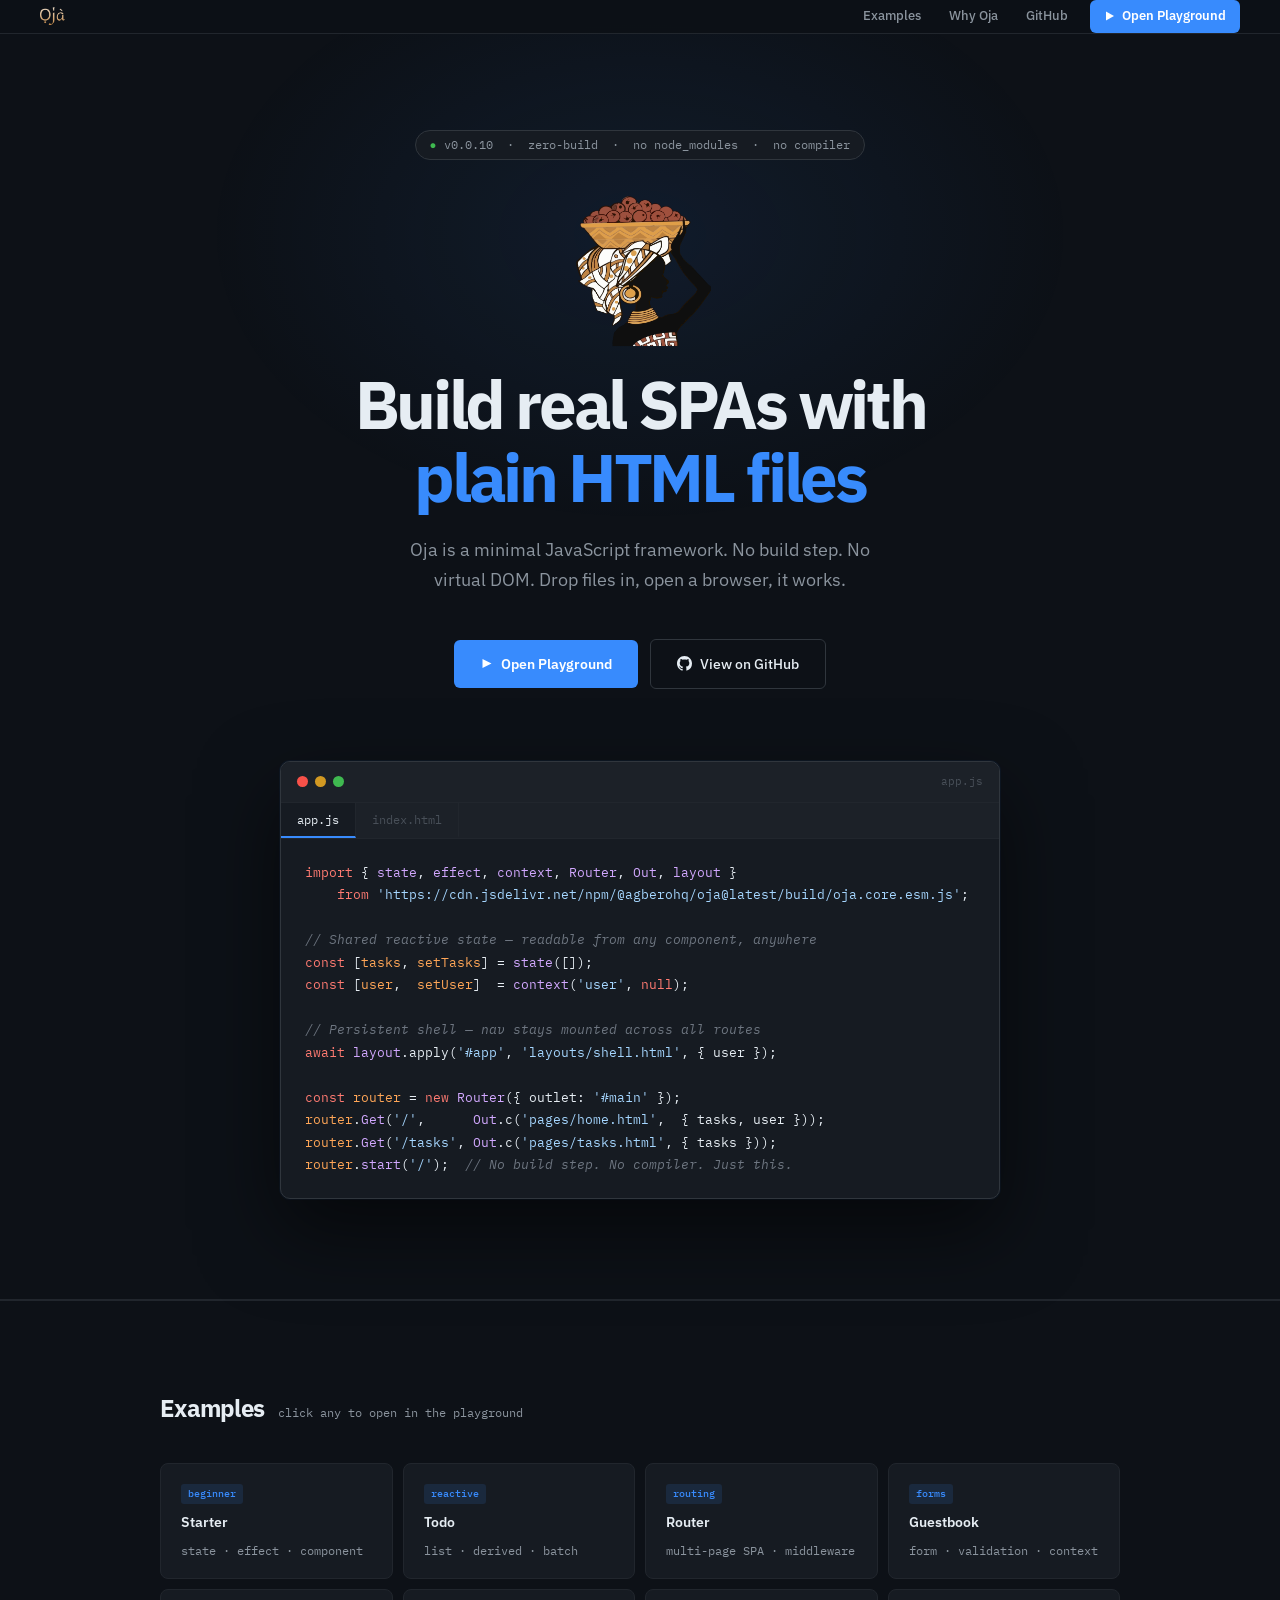
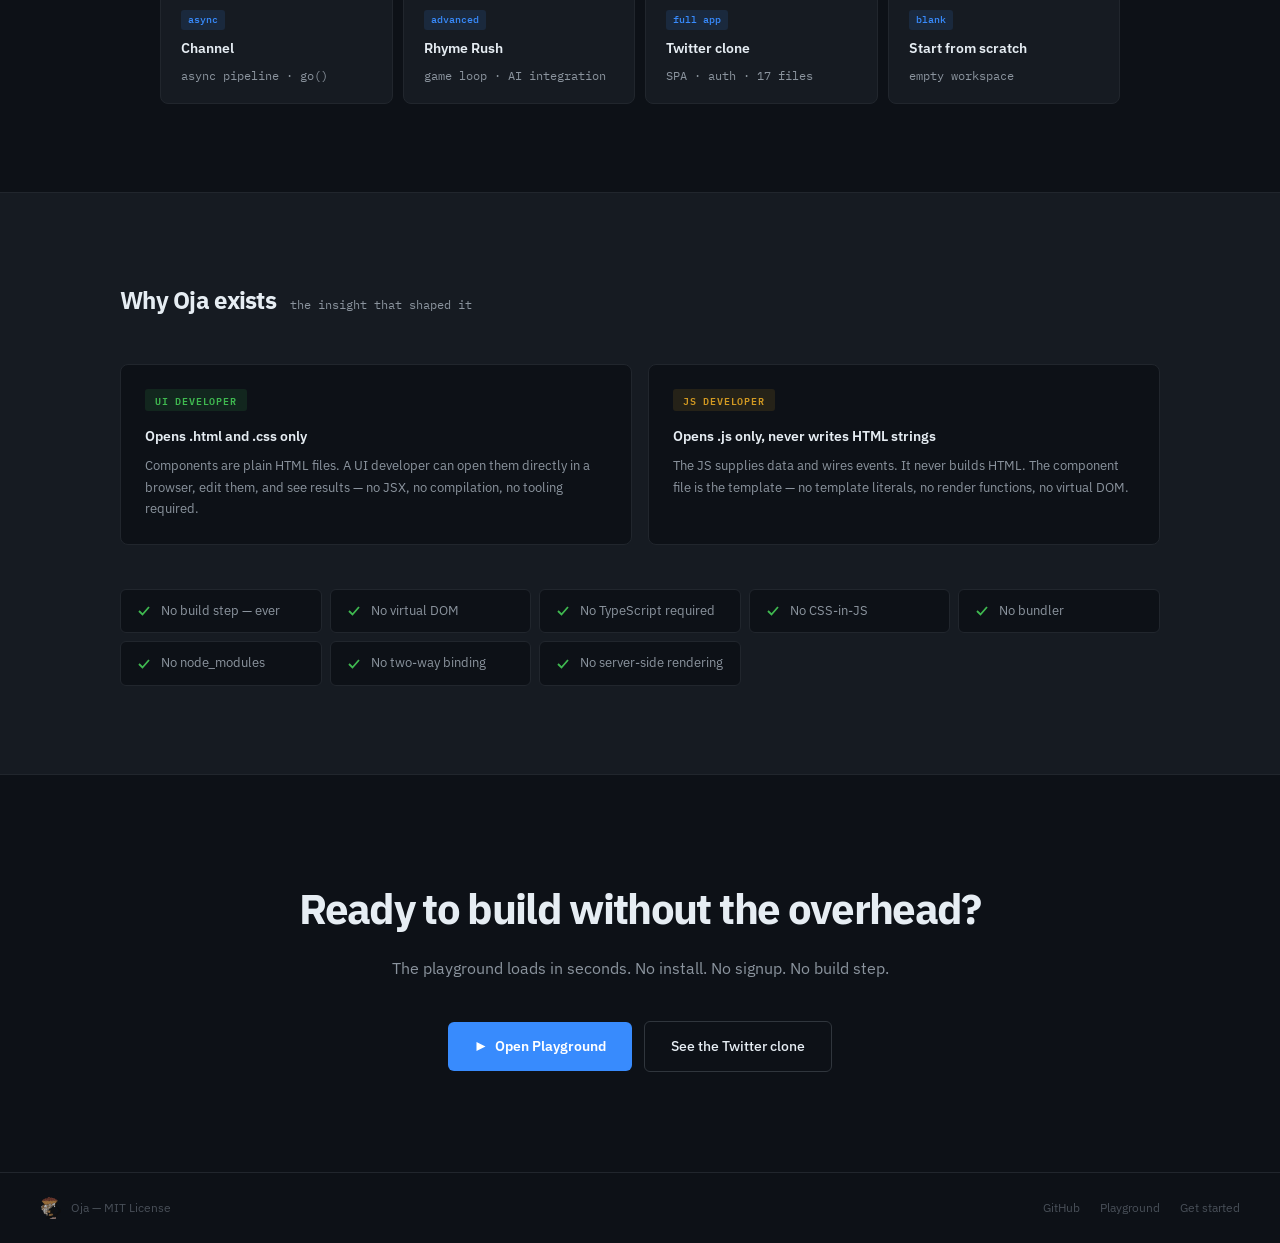
<file: index.html>
<!doctype html>
<html lang="en">
  <head>
    <meta charset="UTF-8" />
    <meta name="viewport" content="width=device-width, initial-scale=1.0" />
    <title>Oja — minimal zero-build JavaScript framework</title>
    <link rel="preconnect" href="https://fonts.googleapis.com" />
    <link rel="preconnect" href="https://fonts.gstatic.com" crossorigin />
    <link
      href="https://fonts.googleapis.com/css2?family=IBM+Plex+Mono:wght@400;500&family=IBM+Plex+Sans:wght@400;500;600;700&display=swap"
      rel="stylesheet"
    />
    <style>
      *,
      *::before,
      *::after {
        box-sizing: border-box;
        margin: 0;
        padding: 0;
      }

      :root {
        --bg: #0d1117;
        --panel: #161b22;
        --header: #1c2128;
        --hover: #21262d;
        --border: #21262d;
        --border-2: #30363d;
        --text: #e6edf3;
        --text-2: #8b949e;
        --muted: #484f58;
        --accent: #388bfd;
        --accent-h: #58a6ff;
        --accent-s: rgba(56, 139, 253, 0.12);
        --success: #3fb950;
        --warning: #d29922;
        --sans: "IBM Plex Sans", system-ui, sans-serif;
        --mono: "IBM Plex Mono", "Menlo", monospace;
        --radius: 6px;
      }

      html {
        scroll-behavior: smooth;
        /* Offset anchor scroll so sticky header doesn't cover section titles */
        scroll-padding-top: 68px;
      }
      html,
      body {
        height: 100%;
      }

      body {
        background: var(--bg);
        color: var(--text);
        font-family: var(--sans);
        font-size: 14px;
        line-height: 1.6;
        -webkit-font-smoothing: antialiased;
        min-height: 100vh;
        display: flex;
        flex-direction: column;
      }

      a {
        color: inherit;
        text-decoration: none;
      }

      /* ── Header ─────────────────────────────────────────────────────── */
      header {
        position: sticky;
        top: 0;
        z-index: 100;
        display: flex;
        align-items: center;
        justify-content: space-between;
        padding: 0 40px;
        height: 52px;
        background: rgba(13, 17, 23, 0.9);
        backdrop-filter: blur(12px);
        border-bottom: 1px solid var(--border);
      }

      .logo {
        display: flex;
        align-items: center;
        gap: 8px;
      }

      .header-nav {
        display: flex;
        align-items: center;
        gap: 4px;
      }

      .nav-link {
        padding: 5px 12px;
        font-size: 13px;
        color: var(--text-2);
        border-radius: var(--radius);
        transition:
          color 0.14s,
          background 0.14s;
        font-weight: 500;
      }
      .nav-link:hover {
        color: var(--text);
        background: var(--hover);
      }

      .nav-cta {
        display: flex;
        align-items: center;
        gap: 6px;
        padding: 6px 14px;
        background: var(--accent);
        color: #fff;
        border-radius: var(--radius);
        font-size: 13px;
        font-weight: 600;
        transition:
          background 0.14s,
          transform 0.1s;
        margin-left: 6px;
      }
      .nav-cta:hover {
        background: var(--accent-h);
      }
      .nav-cta:active {
        transform: scale(0.97);
      }

      /* ── Hero ───────────────────────────────────────────────────────── */
      .hero {
        display: flex;
        flex-direction: column;
        align-items: center;
        text-align: center;
        padding: 96px 24px 100px;
        position: relative;
      }

      .hero::before {
        content: "";
        position: absolute;
        top: -100px;
        left: 50%;
        transform: translateX(-50%);
        width: 900px;
        height: 600px;
        background: radial-gradient(
          ellipse at center,
          rgba(56, 139, 253, 0.09) 0%,
          transparent 68%
        );
        pointer-events: none;
        z-index: 0;
        /* Clip the glow only — not the whole hero */
        overflow: hidden;
      }

      .hero > * {
        position: relative;
        z-index: 1;
      }

      .hero-eyebrow {
        display: inline-flex;
        align-items: center;
        gap: 8px;
        padding: 5px 14px;
        background: var(--panel);
        border: 1px solid var(--border-2);
        border-radius: 20px;
        font-size: 11.5px;
        font-family: var(--mono);
        color: var(--text-2);
        margin-bottom: 36px;
      }

      .hero-eyebrow .dot {
        color: var(--success);
      }

      h1 {
        font-size: clamp(2.6rem, 6vw, 4.2rem);
        font-weight: 700;
        letter-spacing: -0.05em;
        line-height: 1.08;
        max-width: 780px;
        margin-bottom: 22px;
      }

      h1 .accent {
        color: var(--accent);
      }

      .hero-sub {
        font-size: clamp(15px, 2.2vw, 18px);
        color: var(--text-2);
        max-width: 500px;
        margin-bottom: 44px;
        line-height: 1.65;
      }

      .hero-actions {
        display: flex;
        align-items: center;
        gap: 12px;
        flex-wrap: wrap;
        justify-content: center;
      }

      .btn-primary {
        display: inline-flex;
        align-items: center;
        gap: 8px;
        padding: 13px 26px;
        background: var(--accent);
        color: #fff;
        border-radius: var(--radius);
        font-size: 14px;
        font-weight: 600;
        font-family: var(--sans);
        transition:
          background 0.14s,
          transform 0.1s,
          box-shadow 0.14s;
      }
      .btn-primary:hover {
        background: var(--accent-h);
        box-shadow: 0 0 28px rgba(56, 139, 253, 0.28);
      }
      .btn-primary:active {
        transform: scale(0.97);
      }

      .btn-ghost {
        display: inline-flex;
        align-items: center;
        gap: 8px;
        padding: 13px 26px;
        background: none;
        color: var(--text);
        border: 1px solid var(--border-2);
        border-radius: var(--radius);
        font-size: 14px;
        font-weight: 500;
        font-family: var(--sans);
        transition:
          border-color 0.14s,
          background 0.14s;
      }
      .btn-ghost:hover {
        border-color: var(--text-2);
        background: var(--hover);
      }

      /* ── Code window ────────────────────────────────────────────────── */
      .code-window {
        margin-top: 72px;
        width: 100%;
        max-width: 720px;
        background: var(--panel);
        border: 1px solid var(--border-2);
        border-radius: 10px;
        overflow: hidden;
        box-shadow:
          0 32px 80px rgba(0, 0, 0, 0.55),
          0 0 0 1px rgba(56, 139, 253, 0.06);
        text-align: left;
        /* Ensure shadow is not clipped by any parent */
        position: relative;
        z-index: 2;
      }

      .cw-bar {
        display: flex;
        align-items: center;
        gap: 7px;
        padding: 11px 16px;
        background: var(--header);
        border-bottom: 1px solid var(--border);
      }

      .cw-dot {
        width: 11px;
        height: 11px;
        border-radius: 50%;
      }
      .cw-r {
        background: #f85149;
      }
      .cw-y {
        background: #d29922;
      }
      .cw-g {
        background: #3fb950;
      }
      .cw-title {
        margin-left: auto;
        font-size: 11px;
        font-family: var(--mono);
        color: var(--muted);
      }

      .cw-tabs {
        display: flex;
        background: var(--header);
        border-bottom: 1px solid var(--border);
      }

      .cw-tab {
        padding: 7px 16px;
        font-size: 12px;
        font-family: var(--mono);
        color: var(--muted);
        border-right: 1px solid var(--border);
        border-bottom: 2px solid transparent;
      }

      .cw-tab.active {
        color: var(--text);
        background: var(--panel);
        border-bottom-color: var(--accent);
      }

      pre {
        padding: 22px 24px;
        font-family: var(--mono);
        font-size: 12.5px;
        line-height: 1.8;
        color: var(--text);
        overflow-x: auto;
      }

      .kw {
        color: #ff7b72;
      }
      .fn {
        color: #d2a8ff;
      }
      .str {
        color: #a5d6ff;
      }
      .cm {
        color: #6e7681;
        font-style: italic;
      }
      .num {
        color: #79c0ff;
      }
      .var {
        color: #ffa657;
      }

      /* ── Feature strip ──────────────────────────────────────────────── */
      .features {
        display: flex;
        justify-content: center;
        background: var(--panel);
        border-top: 1px solid var(--border);
        border-bottom: 1px solid var(--border);
        overflow-x: auto;
      }

      .feat {
        display: flex;
        align-items: center;
        gap: 12px;
        padding: 20px 32px;
        border-right: 1px solid var(--border);
        flex-shrink: 0;
      }
      .feat:last-child {
        border-right: none;
      }

      .feat-icon {
        width: 34px;
        height: 34px;
        border-radius: var(--radius);
        background: var(--hover);
        display: flex;
        align-items: center;
        justify-content: center;
        flex-shrink: 0;
        color: var(--accent);
      }

      .feat-label {
        font-size: 13px;
        font-weight: 600;
        color: var(--text);
      }
      .feat-sub {
        font-size: 11px;
        color: var(--text-2);
        margin-top: 1px;
      }

      /* ── Section shared ─────────────────────────────────────────────── */
      .section {
        padding: 88px 40px;
        max-width: 1040px;
        margin: 0 auto;
        width: 100%;
      }

      .section-head {
        display: flex;
        align-items: baseline;
        gap: 14px;
        margin-bottom: 36px;
      }

      .section-title {
        font-size: 24px;
        font-weight: 700;
        letter-spacing: -0.03em;
      }

      .section-tag {
        font-size: 12px;
        color: var(--text-2);
        font-family: var(--mono);
      }

      /* ── Examples ───────────────────────────────────────────────────── */
      .ex-grid {
        display: grid;
        grid-template-columns: repeat(auto-fill, minmax(230px, 1fr));
        gap: 10px;
      }

      .ex-card {
        position: relative;
        display: flex;
        flex-direction: column;
        gap: 7px;
        padding: 20px 20px 18px;
        background: var(--panel);
        border: 1px solid var(--border);
        border-radius: 8px;
        overflow: hidden;
        transition:
          border-color 0.15s,
          transform 0.15s,
          box-shadow 0.15s;
      }

      .ex-card::after {
        content: "";
        position: absolute;
        inset: 0;
        background: var(--accent-s);
        opacity: 0;
        transition: opacity 0.15s;
      }

      .ex-card:hover {
        border-color: var(--accent);
        transform: translateY(-2px);
        box-shadow: 0 10px 28px rgba(0, 0, 0, 0.35);
      }
      .ex-card:hover::after {
        opacity: 1;
      }

      .ex-badge {
        display: inline-flex;
        align-self: flex-start;
        font-size: 10px;
        font-family: var(--mono);
        font-weight: 500;
        color: var(--accent);
        background: var(--accent-s);
        padding: 2px 7px;
        border-radius: 3px;
        position: relative;
        z-index: 1;
      }

      .ex-name {
        font-size: 14px;
        font-weight: 600;
        color: var(--text);
        position: relative;
        z-index: 1;
      }

      .ex-desc {
        font-size: 12px;
        color: var(--text-2);
        font-family: var(--mono);
        position: relative;
        z-index: 1;
      }

      /* ── Philosophy ─────────────────────────────────────────────────── */
      .philosophy {
        background: var(--panel);
        border-top: 1px solid var(--border);
        border-bottom: 1px solid var(--border);
        padding: 88px 40px;
      }

      .phil-inner {
        max-width: 1040px;
        margin: 0 auto;
      }

      .phil-inner .section-head {
        margin-bottom: 44px;
      }

      .role-grid {
        display: grid;
        grid-template-columns: 1fr 1fr;
        gap: 16px;
        margin-bottom: 44px;
      }

      .role-card {
        background: var(--bg);
        border: 1px solid var(--border);
        border-radius: 8px;
        padding: 24px;
      }

      .role-pill {
        display: inline-block;
        font-size: 10px;
        font-family: var(--mono);
        font-weight: 600;
        letter-spacing: 0.08em;
        text-transform: uppercase;
        padding: 3px 10px;
        border-radius: 3px;
        margin-bottom: 14px;
      }

      .role-pill.ui {
        background: rgba(63, 185, 80, 0.12);
        color: var(--success);
      }
      .role-pill.js {
        background: rgba(210, 153, 34, 0.12);
        color: var(--warning);
      }

      .role-card h3 {
        font-size: 14px;
        font-weight: 600;
        margin-bottom: 8px;
      }
      .role-card p {
        font-size: 13px;
        color: var(--text-2);
        line-height: 1.65;
      }

      .no-list {
        display: grid;
        grid-template-columns: repeat(auto-fill, minmax(190px, 1fr));
        gap: 8px;
      }

      .no-item {
        display: flex;
        align-items: center;
        gap: 10px;
        padding: 11px 16px;
        background: var(--bg);
        border: 1px solid var(--border);
        border-radius: var(--radius);
        font-size: 13px;
        color: var(--text-2);
      }

      .no-item svg {
        flex-shrink: 0;
        color: var(--success);
      }

      /* ── CTA ────────────────────────────────────────────────────────── */
      .cta {
        padding: 100px 40px;
        text-align: center;
      }

      .cta h2 {
        font-size: clamp(1.7rem, 4vw, 2.6rem);
        font-weight: 700;
        letter-spacing: -0.04em;
        margin-bottom: 14px;
      }

      .cta p {
        font-size: 16px;
        color: var(--text-2);
        margin-bottom: 40px;
      }

      /* ── Footer ─────────────────────────────────────────────────────── */
      footer {
        margin-top: auto;
        border-top: 1px solid var(--border);
        padding: 24px 40px;
        display: flex;
        align-items: center;
        justify-content: space-between;
        gap: 16px;
      }

      .footer-left {
        display: flex;
        align-items: center;
        gap: 10px;
      }
      .footer-left span {
        font-size: 12px;
        color: var(--muted);
      }

      .footer-links {
        display: flex;
        align-items: center;
        gap: 20px;
      }
      .footer-links a {
        font-size: 12px;
        color: var(--muted);
        transition: color 0.14s;
      }
      .footer-links a:hover {
        color: var(--text-2);
      }

      /* ── Animations ─────────────────────────────────────────────── */
      @keyframes fade-up {
        from {
          opacity: 0;
          transform: translateY(24px);
        }
        to {
          opacity: 1;
          transform: translateY(0);
        }
      }

      @keyframes fade-in {
        from {
          opacity: 0;
        }
        to {
          opacity: 1;
        }
      }

      @keyframes glow-breathe {
        0%,
        100% {
          opacity: 0.6;
          transform: translateX(-50%) scale(1);
        }
        50% {
          opacity: 1;
          transform: translateX(-50%) scale(1.05);
        }
      }

      @keyframes pulse-dot {
        0%,
        100% {
          opacity: 1;
        }
        50% {
          opacity: 0.4;
        }
      }

      @keyframes float-in {
        from {
          opacity: 0;
          transform: translateY(40px) scale(0.97);
        }
        to {
          opacity: 1;
          transform: translateY(0) scale(1);
        }
      }

      /* Hero entrance — staggered children */
      .hero > * {
        opacity: 0;
        animation: fade-up 0.7s cubic-bezier(0.16, 1, 0.3, 1) forwards;
      }
      .hero > *:nth-child(1) {
        animation-delay: 0.1s;
      }
      .hero > *:nth-child(2) {
        animation-delay: 0.2s;
      }
      .hero > *:nth-child(3) {
        animation-delay: 0.35s;
      }
      .hero > *:nth-child(4) {
        animation-delay: 0.5s;
      }
      .hero > *:nth-child(5) {
        animation-delay: 0.6s;
      }
      .hero > *:nth-child(6) {
        animation-delay: 0.8s;
      }

      .hero::before {
        animation: glow-breathe 6s ease-in-out infinite;
      }

      .hero-eyebrow .dot {
        animation: pulse-dot 2s ease-in-out infinite;
      }

      /* Code window floats in last */
      .code-window {
        animation: float-in 0.9s cubic-bezier(0.16, 1, 0.3, 1) 0.85s both;
      }

      /* Header slides down */
      header {
        animation: fade-up 0.5s cubic-bezier(0.16, 1, 0.3, 1) both;
      }

      /* Scroll-reveal — elements start hidden, JS adds .visible */
      .reveal {
        opacity: 0;
        transform: translateY(32px);
        transition:
          opacity 0.6s cubic-bezier(0.16, 1, 0.3, 1),
          transform 0.6s cubic-bezier(0.16, 1, 0.3, 1);
      }
      .reveal.visible {
        opacity: 1;
        transform: translateY(0);
      }

      /* Stagger example cards */
      .ex-card.reveal {
        transition-delay: calc(var(--i, 0) * 70ms);
      }

      /* Stagger feature items */
      .feat.reveal {
        transition-delay: calc(var(--i, 0) * 80ms);
      }

      /* Stagger no-items */
      .no-item.reveal {
        transition-delay: calc(var(--i, 0) * 60ms);
      }

      /* Respect reduced motion */
      @media (prefers-reduced-motion: reduce) {
        *,
        *::before,
        *::after {
          animation-duration: 0.01ms !important;
          animation-delay: 0ms !important;
          transition-duration: 0.01ms !important;
        }
        .reveal {
          opacity: 1;
          transform: none;
        }
      }

      @media (max-width: 720px) {
        header {
          padding: 0 16px;
        }
        .hero {
          padding: 72px 16px 64px;
        }
        .features {
          flex-direction: column;
        }
        .feat {
          border-right: none;
          border-bottom: 1px solid var(--border);
          padding: 16px 20px;
        }
        .feat:last-child {
          border-bottom: none;
        }
        .section {
          padding: 56px 16px;
        }
        .philosophy {
          padding: 56px 16px;
        }
        .cta {
          padding: 64px 16px;
        }
        footer {
          padding: 20px 16px;
          flex-direction: column;
          align-items: flex-start;
        }
        .role-grid {
          grid-template-columns: 1fr;
        }
        .header-nav .nav-link {
          display: none;
        }
      }
    </style>
  </head>
  <body>
    <header>
      <a href="/" class="logo">
        <img
          src="assets/oja_name.png"
          alt="Oja"
          height="18"
          style="display: block; flex-shrink: 0"
        />
      </a>

      <nav class="header-nav">
        <a href="#examples" class="nav-link">Examples</a>
        <a href="#why" class="nav-link">Why Oja</a>
        <a
          href="https://github.com/agberohq/oja"
          target="_blank"
          rel="noopener"
          class="nav-link"
          >GitHub</a
        >
        <a href="playground/" class="nav-cta">
          <svg width="12" height="12" viewBox="0 0 12 12" fill="currentColor">
            <path d="M2 1.5l8 4.5-8 4.5V1.5z" />
          </svg>
          Open Playground
        </a>
      </nav>
    </header>

    <section class="hero">
      <div class="hero-eyebrow">
        <span class="dot">●</span> v0.0.10 &nbsp;·&nbsp; zero-build
        &nbsp;·&nbsp; no node_modules &nbsp;·&nbsp; no compiler
      </div>

      <h1>
        <img
          src="assets/oja_icon.png"
          alt="Oja"
          height="150"
          style="display: block; flex-shrink: 0"
        />
      </h1>
      <h1>
        Build real SPAs with<br /><span class="accent">plain HTML files</span>
      </h1>

      <p class="hero-sub">
        Oja is a minimal JavaScript framework. No build step. No virtual DOM.
        Drop files in, open a browser, it works.
      </p>

      <div class="hero-actions">
        <a href="playground/" class="btn-primary">
          <svg width="13" height="13" viewBox="0 0 13 13" fill="currentColor">
            <path d="M2.5 2l9 4.5-9 4.5V2z" />
          </svg>
          Open Playground
        </a>
        <a
          href="https://github.com/agberohq/oja"
          target="_blank"
          rel="noopener"
          class="btn-ghost"
        >
          <svg width="15" height="15" viewBox="0 0 16 16" fill="currentColor">
            <path
              d="M8 0C3.58 0 0 3.58 0 8c0 3.54 2.29 6.53 5.47 7.59.4.07.55-.17.55-.38 0-.19-.01-.82-.01-1.49-2.01.37-2.53-.49-2.69-.94-.09-.23-.48-.94-.82-1.13-.28-.15-.68-.52-.01-.53.63-.01 1.08.58 1.23.82.72 1.21 1.87.87 2.33.66.07-.52.28-.87.51-1.07-1.78-.2-3.64-.89-3.64-3.95 0-.87.31-1.59.82-2.15-.08-.2-.36-1.02.08-2.12 0 0 .67-.21 2.2.82.64-.18 1.32-.27 2-.27.68 0 1.36.09 2 .27 1.53-1.04 2.2-.82 2.2-.82.44 1.1.16 1.92.08 2.12.51.56.82 1.27.82 2.15 0 3.07-1.87 3.75-3.65 3.95.29.25.54.73.54 1.48 0 1.07-.01 1.93-.01 2.2 0 .21.15.46.55.38A8.013 8.013 0 0016 8c0-4.42-3.58-8-8-8z"
            />
          </svg>
          View on GitHub
        </a>
      </div>

      <div class="code-window">
        <div class="cw-bar">
          <div class="cw-dot cw-r"></div>
          <div class="cw-dot cw-y"></div>
          <div class="cw-dot cw-g"></div>
          <span class="cw-title">app.js</span>
        </div>
        <div class="cw-tabs">
          <div class="cw-tab active">app.js</div>
          <div class="cw-tab">index.html</div>
        </div>
        <pre><span class="kw">import</span> { <span class="fn">state</span>, <span class="fn">effect</span>, <span class="fn">context</span>, <span class="fn">Router</span>, <span class="fn">Out</span>, <span class="fn">layout</span> }
    <span class="kw">from</span> <span class="str">'https://cdn.jsdelivr.net/npm/@agberohq/oja@latest/build/oja.core.esm.js'</span>;

<span class="cm">// Shared reactive state — readable from any component, anywhere</span>
<span class="kw">const</span> [<span class="var">tasks</span>, <span class="var">setTasks</span>] = <span class="fn">state</span>([]);
<span class="kw">const</span> [<span class="var">user</span>,  <span class="var">setUser</span>]  = <span class="fn">context</span>(<span class="str">'user'</span>, <span class="kw">null</span>);

<span class="cm">// Persistent shell — nav stays mounted across all routes</span>
<span class="kw">await</span> <span class="fn">layout</span>.apply(<span class="str">'#app'</span>, <span class="str">'layouts/shell.html'</span>, { user });

<span class="kw">const</span> <span class="var">router</span> = <span class="kw">new</span> <span class="fn">Router</span>({ outlet: <span class="str">'#main'</span> });
<span class="var">router</span>.<span class="fn">Get</span>(<span class="str">'/'</span>,      <span class="fn">Out</span>.c(<span class="str">'pages/home.html'</span>,  { tasks, user }));
<span class="var">router</span>.<span class="fn">Get</span>(<span class="str">'/tasks'</span>, <span class="fn">Out</span>.c(<span class="str">'pages/tasks.html'</span>, { tasks }));
<span class="var">router</span>.<span class="fn">start</span>(<span class="str">'/'</span>);  <span class="cm">// No build step. No compiler. Just this.</span></pre>
      </div>
    </section>

    <div class="features">
      <div class="feat reveal" style="--i: 0">
        <div class="feat-icon">
          <svg
            width="16"
            height="16"
            viewBox="0 0 16 16"
            fill="none"
            stroke="currentColor"
            stroke-width="1.5"
          >
            <polyline points="4 6 2 8 4 10" />
            <polyline points="12 6 14 8 12 10" />
            <line x1="9" y1="4" x2="7" y2="12" />
          </svg>
        </div>
        <div>
          <div class="feat-label">No build step</div>
          <div class="feat-sub">Open in browser, it works</div>
        </div>
      </div>
      <div class="feat reveal" style="--i: 1">
        <div class="feat-icon">
          <svg
            width="16"
            height="16"
            viewBox="0 0 16 16"
            fill="none"
            stroke="currentColor"
            stroke-width="1.5"
          >
            <path d="M1 8h3l2-5 3 10 2-5h4" />
          </svg>
        </div>
        <div>
          <div class="feat-label">Fine-grained reactivity</div>
          <div class="feat-sub">Only what changed updates</div>
        </div>
      </div>
      <div class="feat reveal" style="--i: 2">
        <div class="feat-icon">
          <svg
            width="16"
            height="16"
            viewBox="0 0 16 16"
            fill="none"
            stroke="currentColor"
            stroke-width="1.5"
          >
            <rect x="2" y="3" width="12" height="10" rx="1" />
            <path d="M5 3V2M11 3V2M2 7h12" />
          </svg>
        </div>
        <div>
          <div class="feat-label">Plain HTML components</div>
          <div class="feat-sub">Open in any editor</div>
        </div>
      </div>
      <div class="feat reveal" style="--i: 3">
        <div class="feat-icon">
          <svg
            width="16"
            height="16"
            viewBox="0 0 16 16"
            fill="none"
            stroke="currentColor"
            stroke-width="1.5"
          >
            <circle cx="8" cy="8" r="6" />
            <path d="M8 5v3l2 2" />
          </svg>
        </div>
        <div>
          <div class="feat-label">Go-style router</div>
          <div class="feat-sub">Middleware · groups · guards</div>
        </div>
      </div>
      <div class="feat reveal" style="--i: 4">
        <div class="feat-icon">
          <svg
            width="16"
            height="16"
            viewBox="0 0 16 16"
            fill="none"
            stroke="currentColor"
            stroke-width="1.5"
          >
            <path d="M2 10l4-4 3 3 5-5" />
          </svg>
        </div>
        <div>
          <div class="feat-label">VFS + offline-first</div>
          <div class="feat-sub">Works after first visit</div>
        </div>
      </div>
    </div>

    <section class="section" id="examples">
      <div class="section-head reveal">
        <h2 class="section-title">Examples</h2>
        <span class="section-tag">click any to open in the playground</span>
      </div>
      <div class="ex-grid">
        <a
          href="playground/?example=starter"
          class="ex-card reveal"
          style="--i: 0"
        >
          <span class="ex-badge">beginner</span>
          <span class="ex-name">Starter</span>
          <span class="ex-desc">state · effect · component</span>
        </a>
        <a
          href="playground/?example=todo"
          class="ex-card reveal"
          style="--i: 1"
        >
          <span class="ex-badge">reactive</span>
          <span class="ex-name">Todo</span>
          <span class="ex-desc">list · derived · batch</span>
        </a>
        <a
          href="playground/?example=router"
          class="ex-card reveal"
          style="--i: 2"
        >
          <span class="ex-badge">routing</span>
          <span class="ex-name">Router</span>
          <span class="ex-desc">multi-page SPA · middleware</span>
        </a>
        <a
          href="playground/?example=guestbook"
          class="ex-card reveal"
          style="--i: 3"
        >
          <span class="ex-badge">forms</span>
          <span class="ex-name">Guestbook</span>
          <span class="ex-desc">form · validation · context</span>
        </a>
        <a
          href="playground/?example=channel"
          class="ex-card reveal"
          style="--i: 4"
        >
          <span class="ex-badge">async</span>
          <span class="ex-name">Channel</span>
          <span class="ex-desc">async pipeline · go()</span>
        </a>
        <a
          href="playground/?example=game"
          class="ex-card reveal"
          style="--i: 5"
        >
          <span class="ex-badge">advanced</span>
          <span class="ex-name">Rhyme Rush</span>
          <span class="ex-desc">game loop · AI integration</span>
        </a>
        <a
          href="playground/?example=twitter"
          class="ex-card reveal"
          style="--i: 6"
        >
          <span class="ex-badge">full app</span>
          <span class="ex-name">Twitter clone</span>
          <span class="ex-desc">SPA · auth · 17 files</span>
        </a>
        <a href="playground/" class="ex-card reveal" style="--i: 7">
          <span class="ex-badge">blank</span>
          <span class="ex-name">Start from scratch</span>
          <span class="ex-desc">empty workspace</span>
        </a>
      </div>
    </section>

    <section class="philosophy" id="why">
      <div class="phil-inner">
        <div class="section-head reveal">
          <h2 class="section-title">Why Oja exists</h2>
          <span class="section-tag">the insight that shaped it</span>
        </div>

        <div class="role-grid">
          <div class="role-card reveal">
            <div class="role-pill ui">UI developer</div>
            <h3>Opens .html and .css only</h3>
            <p>
              Components are plain HTML files. A UI developer can open them
              directly in a browser, edit them, and see results — no JSX, no
              compilation, no tooling required.
            </p>
          </div>
          <div class="role-card reveal">
            <div class="role-pill js">JS developer</div>
            <h3>Opens .js only, never writes HTML strings</h3>
            <p>
              The JS supplies data and wires events. It never builds HTML. The
              component file is the template — no template literals, no render
              functions, no virtual DOM.
            </p>
          </div>
        </div>

        <div class="no-list">
          <div class="no-item reveal" style="--i: 0">
            <svg
              width="14"
              height="14"
              viewBox="0 0 14 14"
              fill="none"
              stroke="currentColor"
              stroke-width="1.8"
            >
              <path d="M2 7l3.5 3.5L12 3" /></svg
            >No build step — ever
          </div>
          <div class="no-item reveal" style="--i: 1">
            <svg
              width="14"
              height="14"
              viewBox="0 0 14 14"
              fill="none"
              stroke="currentColor"
              stroke-width="1.8"
            >
              <path d="M2 7l3.5 3.5L12 3" /></svg
            >No virtual DOM
          </div>
          <div class="no-item reveal" style="--i: 2">
            <svg
              width="14"
              height="14"
              viewBox="0 0 14 14"
              fill="none"
              stroke="currentColor"
              stroke-width="1.8"
            >
              <path d="M2 7l3.5 3.5L12 3" /></svg
            >No TypeScript required
          </div>
          <div class="no-item reveal" style="--i: 3">
            <svg
              width="14"
              height="14"
              viewBox="0 0 14 14"
              fill="none"
              stroke="currentColor"
              stroke-width="1.8"
            >
              <path d="M2 7l3.5 3.5L12 3" /></svg
            >No CSS-in-JS
          </div>
          <div class="no-item reveal" style="--i: 4">
            <svg
              width="14"
              height="14"
              viewBox="0 0 14 14"
              fill="none"
              stroke="currentColor"
              stroke-width="1.8"
            >
              <path d="M2 7l3.5 3.5L12 3" /></svg
            >No bundler
          </div>
          <div class="no-item reveal" style="--i: 5">
            <svg
              width="14"
              height="14"
              viewBox="0 0 14 14"
              fill="none"
              stroke="currentColor"
              stroke-width="1.8"
            >
              <path d="M2 7l3.5 3.5L12 3" /></svg
            >No node_modules
          </div>
          <div class="no-item reveal" style="--i: 6">
            <svg
              width="14"
              height="14"
              viewBox="0 0 14 14"
              fill="none"
              stroke="currentColor"
              stroke-width="1.8"
            >
              <path d="M2 7l3.5 3.5L12 3" /></svg
            >No two-way binding
          </div>
          <div class="no-item reveal" style="--i: 7">
            <svg
              width="14"
              height="14"
              viewBox="0 0 14 14"
              fill="none"
              stroke="currentColor"
              stroke-width="1.8"
            >
              <path d="M2 7l3.5 3.5L12 3" /></svg
            >No server-side rendering
          </div>
        </div>
      </div>
    </section>

    <section class="cta">
      <h2 class="reveal">Ready to build without the overhead?</h2>
      <p class="reveal">
        The playground loads in seconds. No install. No signup. No build step.
      </p>
      <div class="hero-actions">
        <a href="playground/" class="btn-primary">
          <svg width="13" height="13" viewBox="0 0 13 13" fill="currentColor">
            <path d="M2.5 2l9 4.5-9 4.5V2z" />
          </svg>
          Open Playground
        </a>
        <a href="playground/?example=twitter" class="btn-ghost"
          >See the Twitter clone</a
        >
      </div>
    </section>

    <footer>
      <div class="footer-left">
        <img
          src="assets/oja_icon.png"
          alt="Oja"
          height="22"
          style="display: block; opacity: 0.7"
        />
        <span>Oja — MIT License</span>
      </div>
      <div class="footer-links">
        <a href="https://github.com/agberohq/oja" target="_blank" rel="noopener"
          >GitHub</a
        >
        <a href="playground/">Playground</a>
        <a href="playground/?example=starter">Get started</a>
      </div>
    </footer>

    <script>
      // Scroll-reveal via IntersectionObserver
      const revealEls = document.querySelectorAll(".reveal");
      if (revealEls.length) {
        const io = new IntersectionObserver(
          (entries) => {
            entries.forEach((e) => {
              if (e.isIntersecting) {
                e.target.classList.add("visible");
                io.unobserve(e.target);
              }
            });
          },
          { threshold: 0.15, rootMargin: "0px 0px -40px 0px" },
        );
        revealEls.forEach((el) => io.observe(el));
      }
    </script>
  </body>
</html>
</file>
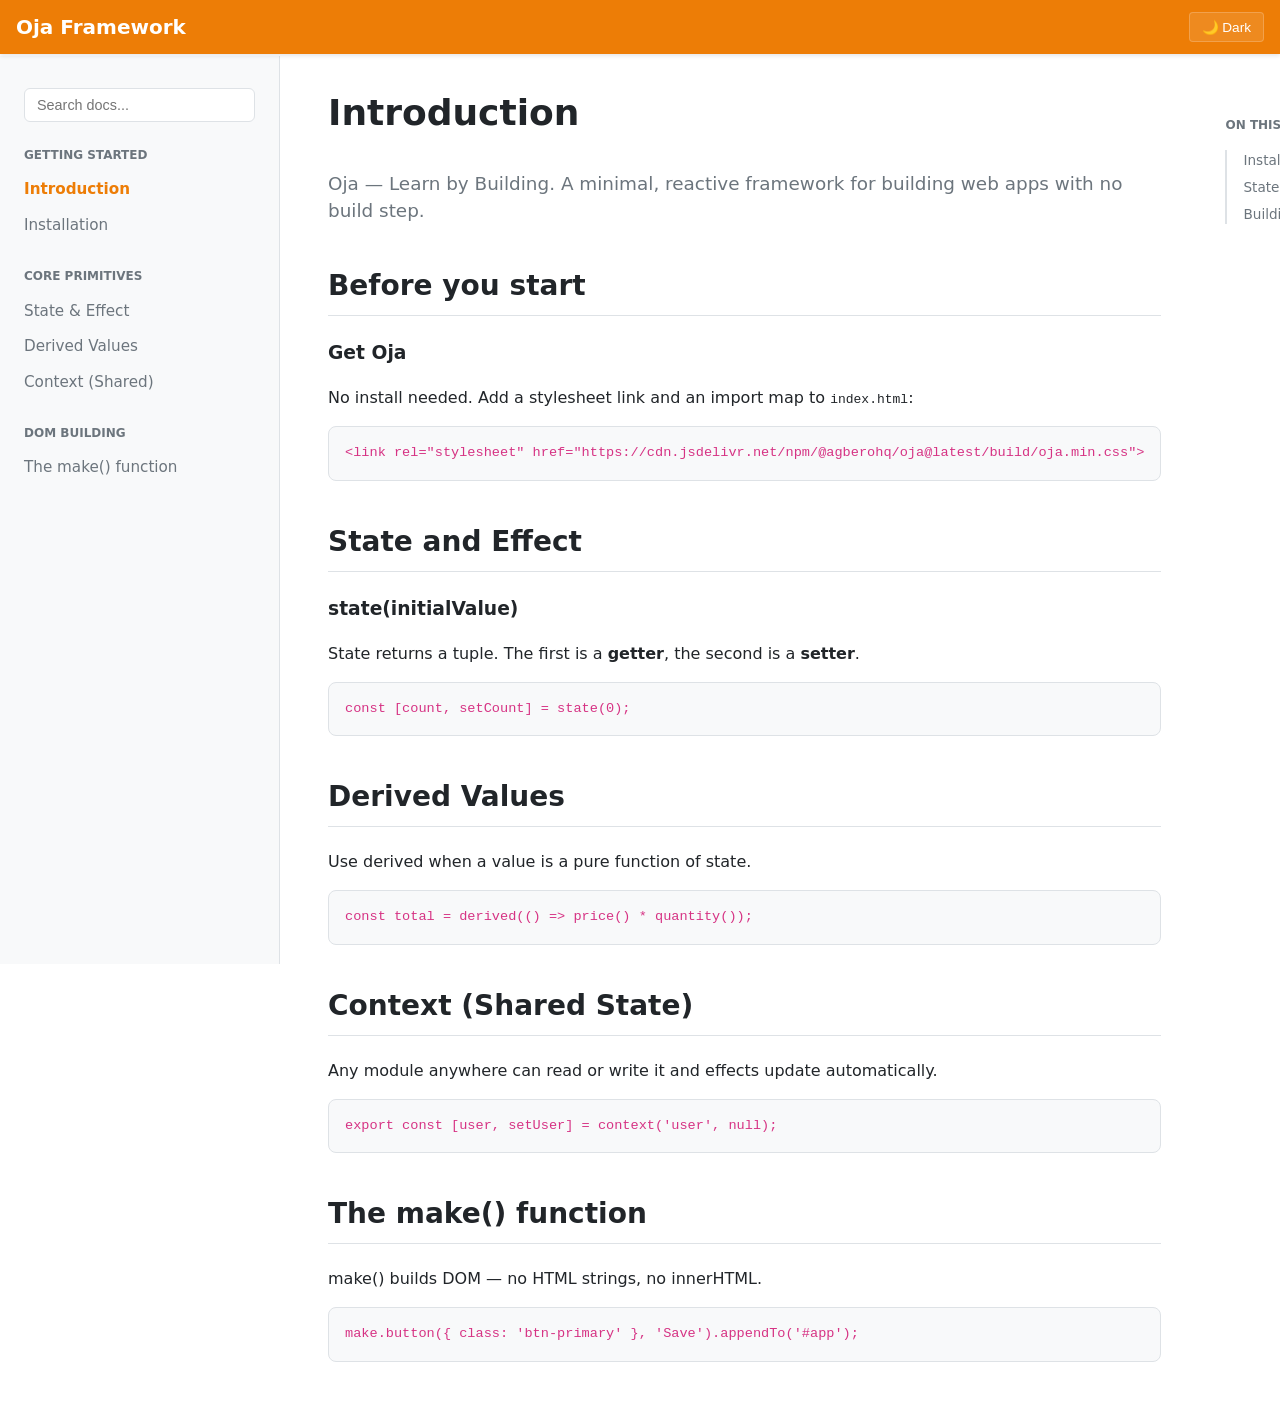
<file: tutorial/index.html>
<!DOCTYPE html>
<html lang="en" style="scroll-behavior: smooth;">
<head>
    <meta charset="UTF-8">
    <meta name="viewport" content="width=device-width, initial-scale=1.0">
    <link rel="icon" href="../assets/favicon.ico">
    <title>Introduction · Oja Tutorial</title>
    <style>
        :root {
            --bs-orange: #ed7d06;
            --bs-oranger-rgb: 237, 125, 6;
            --bg-color: #ffffff;
            --sidebar-bg: #f8f9fa;
            --text-main: #212529;
            --text-muted: #6c757d;
            --border-color: #dee2e6;
            --code-bg: #f8f9fa;
            --pre-color: #d63384;
            --search-bg: #ffffff;
        }

        [data-theme="dark"] {
            --bg-color: #212529;
            --sidebar-bg: #1a1d20;
            --text-main: #f8f9fa;
            --text-muted: #adb5bd;
            --border-color: #444;
            --code-bg: #2b3035;
            --pre-color: #e685b5;
            --search-bg: #2b3035;
        }

        body {
            font-family: system-ui, -apple-system, "Segoe UI", Roboto, sans-serif;
            margin: 0;
            background-color: var(--bg-color);
            color: var(--text-main);
            line-height: 1.5;
            overflow-x: hidden;
        }

        /* Navbar */
        .navbar {
            background-color: var(--bs-orange);
            padding: 0.75rem 1rem;
            color: white;
            position: sticky;
            top: 0;
            z-index: 1080;
            display: flex;
            justify-content: space-between;
            align-items: center;
            box-shadow: 0 2px 4px rgba(0,0,0,0.1);
        }

        .nav-brand-container { display: flex; align-items: center; gap: 10px; }
        .navbar-brand { font-weight: 600; font-size: 1.25rem; text-decoration: none; color: white; }
        
        .menu-toggle {
            display: none;
            background: rgba(255,255,255,0.1);
            border: 1px solid rgba(255,255,255,0.2);
            color: white;
            padding: 5px 10px;
            border-radius: 4px;
            cursor: pointer;
        }

        .theme-toggle {
            background: rgba(255,255,255,0.1);
            border: 1px solid rgba(255,255,255,0.2);
            color: white;
            padding: 6px 12px;
            border-radius: 4px;
            cursor: pointer;
            font-size: 0.85rem;
        }

        /* Search Bar */
        .search-container { margin-bottom: 1.5rem; }
        .search-input {
            width: 100%;
            padding: 0.5rem 0.75rem;
            font-size: 0.9rem;
            border: 1px solid var(--border-color);
            border-radius: 6px;
            background-color: var(--search-bg);
            color: var(--text-main);
            box-sizing: border-box;
        }

        /* Layout Grid */
        .container-fluid {
            display: grid;
            grid-template-columns: 280px 1fr 240px;
        }

        /* Sidebar */
        .sidebar {
            background: var(--sidebar-bg);
            border-right: 1px solid var(--border-color);
            padding: 2rem 1.5rem;
            height: calc(100vh - 56px);
            position: sticky;
            top: 56px;
            overflow-y: auto;
            transition: transform 0.3s ease-in-out;
        }

        .sidebar h5 { font-size: 0.75rem; text-transform: uppercase; color: var(--text-muted); margin: 1.5rem 0 0.5rem 0; }
        .sidebar ul { list-style: none; padding: 0; margin: 0; }
        .sidebar a { text-decoration: none; color: var(--text-muted); display: block; padding: 0.4rem 0; font-size: 0.95rem; }
        .sidebar a.active { color: var(--bs-orange); font-weight: 700; }

        /* Content */
        .content { padding: 2rem 3rem; max-width: 900px; min-height: 80vh; }
        .content h1 { font-size: 2.25rem; margin-top: 0; font-weight: 700; }
        .content h2 { font-size: 1.75rem; margin-top: 2.5rem; border-bottom: 1px solid var(--border-color); padding-bottom: 0.5rem; }
        .lead { font-size: 1.15rem; color: var(--text-muted); margin-bottom: 2rem; }

        pre { background: var(--code-bg); padding: 1rem; border-radius: 8px; border: 1px solid var(--border-color); color: var(--pre-color); overflow-x: auto; font-size: 0.85rem; }

        /* Scroll to Top Button */
        #back-to-top {
            position: fixed;
            bottom: 20px;
            right: 20px;
            background-color: var(--bs-orange);
            color: white;
            border: none;
            width: 40px;
            height: 40px;
            border-radius: 50%;
            cursor: pointer;
            display: none;
            z-index: 1000;
            box-shadow: 0 4px 6px rgba(0,0,0,0.1);
            font-size: 1.2rem;
        }

        /* TOC */
        .toc { padding: 2rem 1rem; position: sticky; top: 56px; height: fit-content; }
        .toc h6 { font-size: 0.75rem; font-weight: 700; text-transform: uppercase; color: var(--text-muted); margin-bottom: 0.75rem; }
        .toc ul { list-style: none; padding-left: 1rem; border-left: 2px solid var(--border-color); }
        .toc a { text-decoration: none; color: var(--text-muted); font-size: 0.85rem; display: block; margin-bottom: 0.4rem; }

        .hidden { display: none; }

        @media (max-width: 1100px) {
            .container-fluid { grid-template-columns: 240px 1fr; }
            .toc { display: none; }
        }

        @media (max-width: 768px) {
            .menu-toggle { display: block; }
            .container-fluid { grid-template-columns: 1fr; }
            .sidebar {
                position: fixed;
                left: 0;
                top: 56px;
                width: 280px;
                z-index: 1050;
                transform: translateX(-100%);
                box-shadow: 5px 0 15px rgba(0,0,0,0.1);
            }
            .sidebar.active { transform: translateX(0); }
            .content { padding: 1.5rem; }
        }
    </style>
</head>
<body>

    <div id="app"></div>
    <button id="back-to-top" title="Go to top">↑</button>

    <script type="module">
        const state = { 
            theme: localStorage.getItem('theme') || 'light',
            searchTerm: '',
            isMobileMenuOpen: false
        };
        
        const oja = { render: (template, el) => { el.innerHTML = template; } };

        const renderApp = () => {
            document.documentElement.setAttribute('data-theme', state.theme);
            oja.render(App(), document.getElementById('app'));
            
            const searchInput = document.getElementById('search-docs');
            if (searchInput && state.searchTerm) {
                searchInput.value = state.searchTerm;
                if (window.innerWidth > 768) searchInput.focus();
            }
        };

        const isVisible = (text) => {
            if (!state.searchTerm) return true;
            return text.toLowerCase().includes(state.searchTerm.toLowerCase());
        };

        const Navbar = () => `
            <header class="navbar">
                <div class="nav-brand-container">
                    <button id="menu-btn" class="menu-toggle">☰</button>
                    <a class="navbar-brand" href="#">Oja Framework</a>
                </div>
                <button id="theme-btn" class="theme-toggle">
                    ${state.theme === 'light' ? '🌙 Dark' : '☀️ Light'}
                </button>
            </header>
        `;

        const Sidebar = () => `
            <aside class="sidebar ${state.isMobileMenuOpen ? 'active' : ''}">
                <div class="search-container">
                    <input type="text" id="search-docs" class="search-input" placeholder="Search docs...">
                </div>
                <h5>Getting Started</h5>
                <ul>
                    <li><a href="#intro" class="active">Introduction</a></li>
                    <li><a href="#install">Installation</a></li>
                </ul>
                <h5>Core Primitives</h5>
                <ul>
                    <li><a href="#state">State & Effect</a></li>
                    <li><a href="#derived">Derived Values</a></li>
                    <li><a href="#context">Context (Shared)</a></li>
                </ul>
                <h5>DOM Building</h5>
                <ul>
                    <li><a href="#make">The make() function</a></li>
                </ul>
            </aside>
        `;

        const MainContent = () => {
            const sections = [
                { id: 'intro', title: 'Introduction', content: 'Oja — Learn by Building. A minimal, reactive framework for building web apps with no build step.' },
                { id: 'install', title: 'Before you start', content: 'Get Oja. No install needed. Add a stylesheet link and an import map to index.html.' },
                { id: 'state', title: 'State and Effect', content: 'state(initialValue) returns a tuple [getter, setter]. effect(fn) runs immediately and re-runs on changes.' },
                { id: 'derived', title: 'Derived Values', content: 'A read-only signal whose value is always computed from other signals.' },
                { id: 'context', title: 'Context (Shared State)', content: 'State that lives at the application level. Any module can read or write it.' },
                { id: 'make', title: 'The make() function', content: 'Oja builds DOM without HTML strings or innerHTML using a chainable builder.' }
            ];

            return `
            <main class="content">
                ${sections.map(s => `
                    <section id="${s.id}" class="${isVisible(s.title + s.content) ? '' : 'hidden'}">
                        ${s.id === 'intro' ? `<h1>${s.title}</h1><p class="lead">${s.content}</p>` : `<h2>${s.title}</h2>`}
                        
                        ${s.id === 'install' ? `
                            <h3>Get Oja</h3>
                            <p>No install needed. Add a stylesheet link and an import map to <code>index.html</code>:</p>
                            <pre><code>&lt;link rel="stylesheet" href="https://cdn.jsdelivr.net/npm/@agberohq/oja@latest/build/oja.min.css"&gt;</code></pre>
                        ` : ''}

                        ${s.id === 'state' ? `
                            <h3>state(initialValue)</h3>
                            <p>State returns a tuple. The first is a <b>getter</b>, the second is a <b>setter</b>.</p>
                            <pre><code>const [count, setCount] = state(0);</code></pre>
                        ` : ''}

                        ${s.id === 'derived' ? `<p>Use derived when a value is a pure function of state.</p><pre><code>const total = derived(() => price() * quantity());</code></pre>` : ''}
                        
                        ${s.id === 'context' ? `<p>Any module anywhere can read or write it and effects update automatically.</p><pre><code>export const [user, setUser] = context('user', null);</code></pre>` : ''}
                        
                        ${s.id === 'make' ? `<p>make() builds DOM — no HTML strings, no innerHTML.</p><pre><code>make.button({ class: 'btn-primary' }, 'Save').appendTo('#app');</code></pre>` : ''}
                    </section>
                `).join('')}
            </main>
        `;};

        const App = () => `
            ${Navbar()}
            <div class="container-fluid">
                ${Sidebar()}
                ${MainContent()}
                <aside class="toc">
                    <h6>On this page</h6>
                    <ul>
                        <li><a href="#install">Installation</a></li>
                        <li><a href="#state">State & Effect</a></li>
                        <li><a href="#make">Building DOM</a></li>
                    </ul>
                </aside>
            </div>
        `;

        // Logic & Scroll Events
        window.addEventListener('scroll', () => {
            const btn = document.getElementById('back-to-top');
            if (window.scrollY > 300) btn.style.display = 'block';
            else btn.style.display = 'none';
        });

        document.addEventListener('input', (e) => {
            if (e.target.id === 'search-docs') {
                state.searchTerm = e.target.value;
                renderApp();
            }
        });

        document.addEventListener('click', (e) => {
            if (e.target.id === 'back-to-top') window.scrollTo({ top: 0, behavior: 'smooth' });
            if (e.target.closest('#theme-btn')) {
                state.theme = state.theme === 'light' ? 'dark' : 'light';
                localStorage.setItem('theme', state.theme);
                renderApp();
            }
            if (e.target.closest('#menu-btn')) {
                state.isMobileMenuOpen = !state.isMobileMenuOpen;
                renderApp();
            }
            if (e.target.closest('.sidebar a')) {
                state.isMobileMenuOpen = false;
                renderApp();
            }
        });

        renderApp();
    </script>
</body>
</html>
</file>
